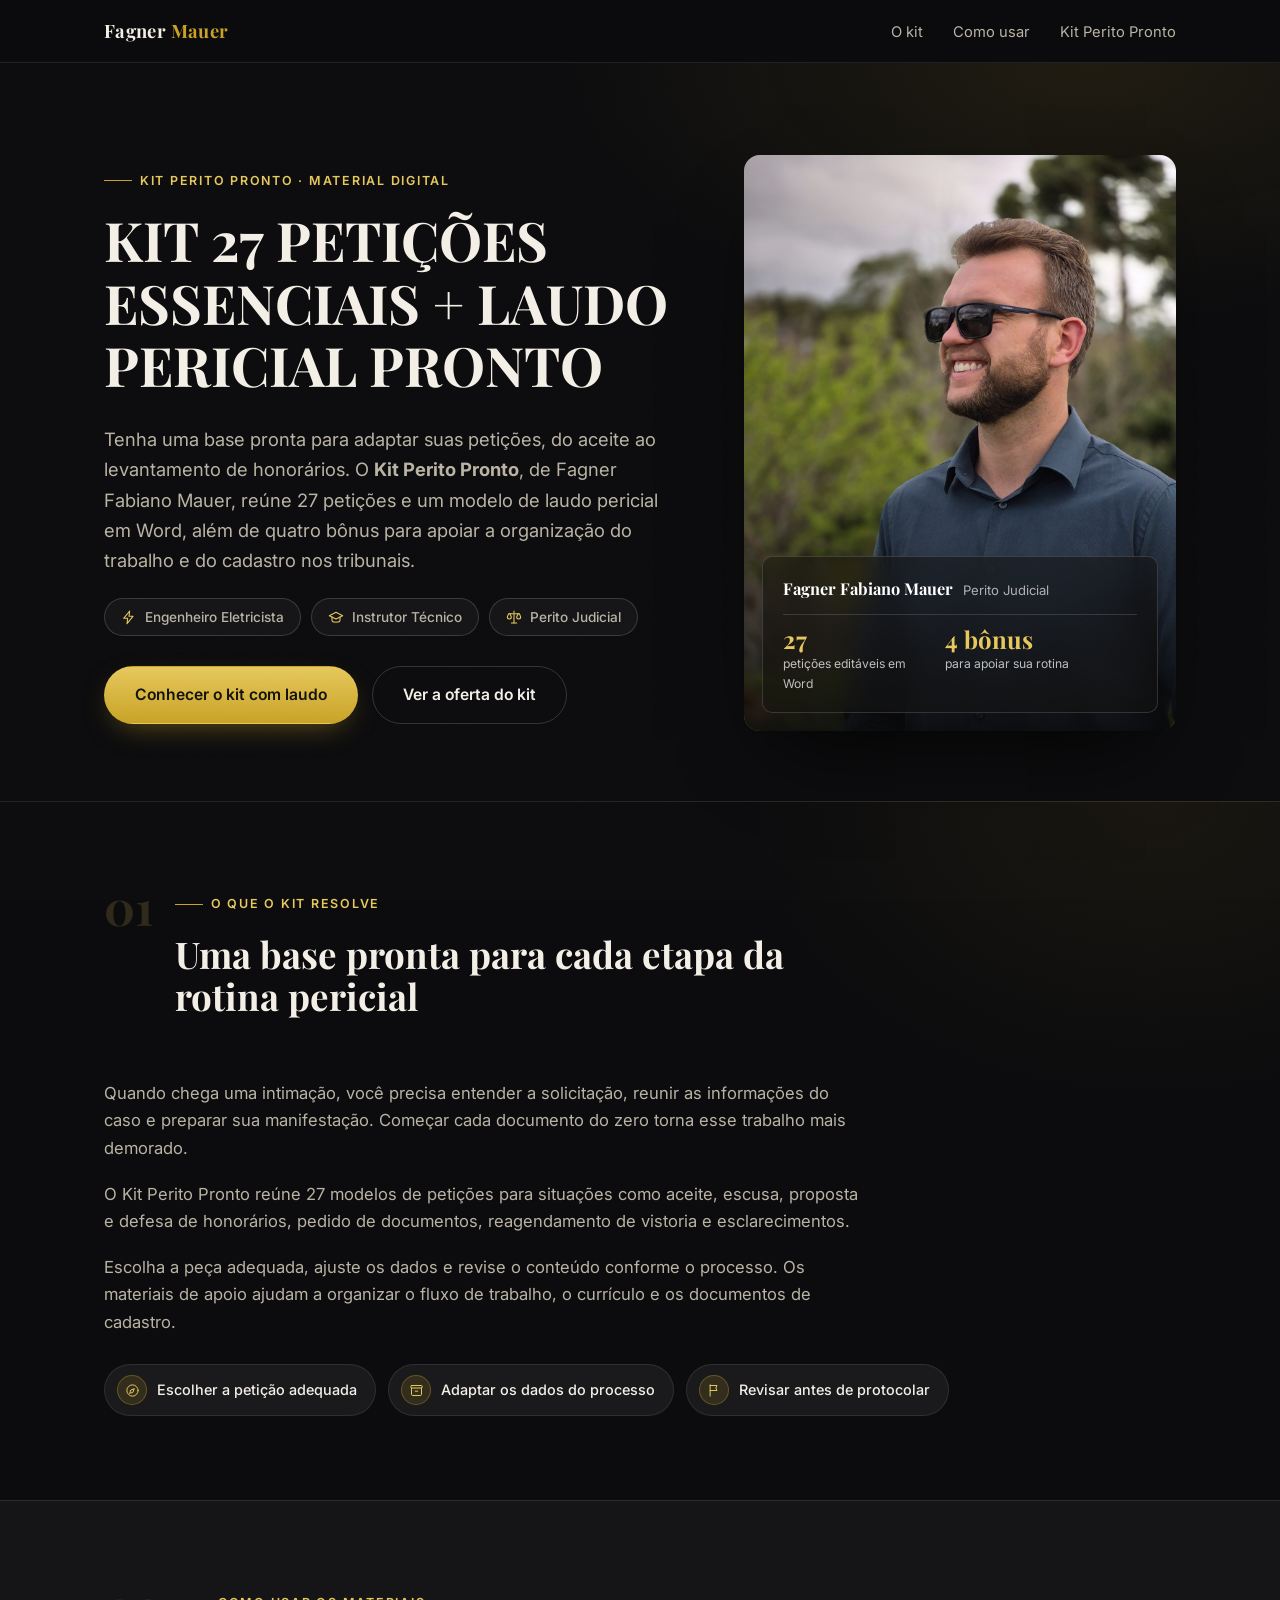
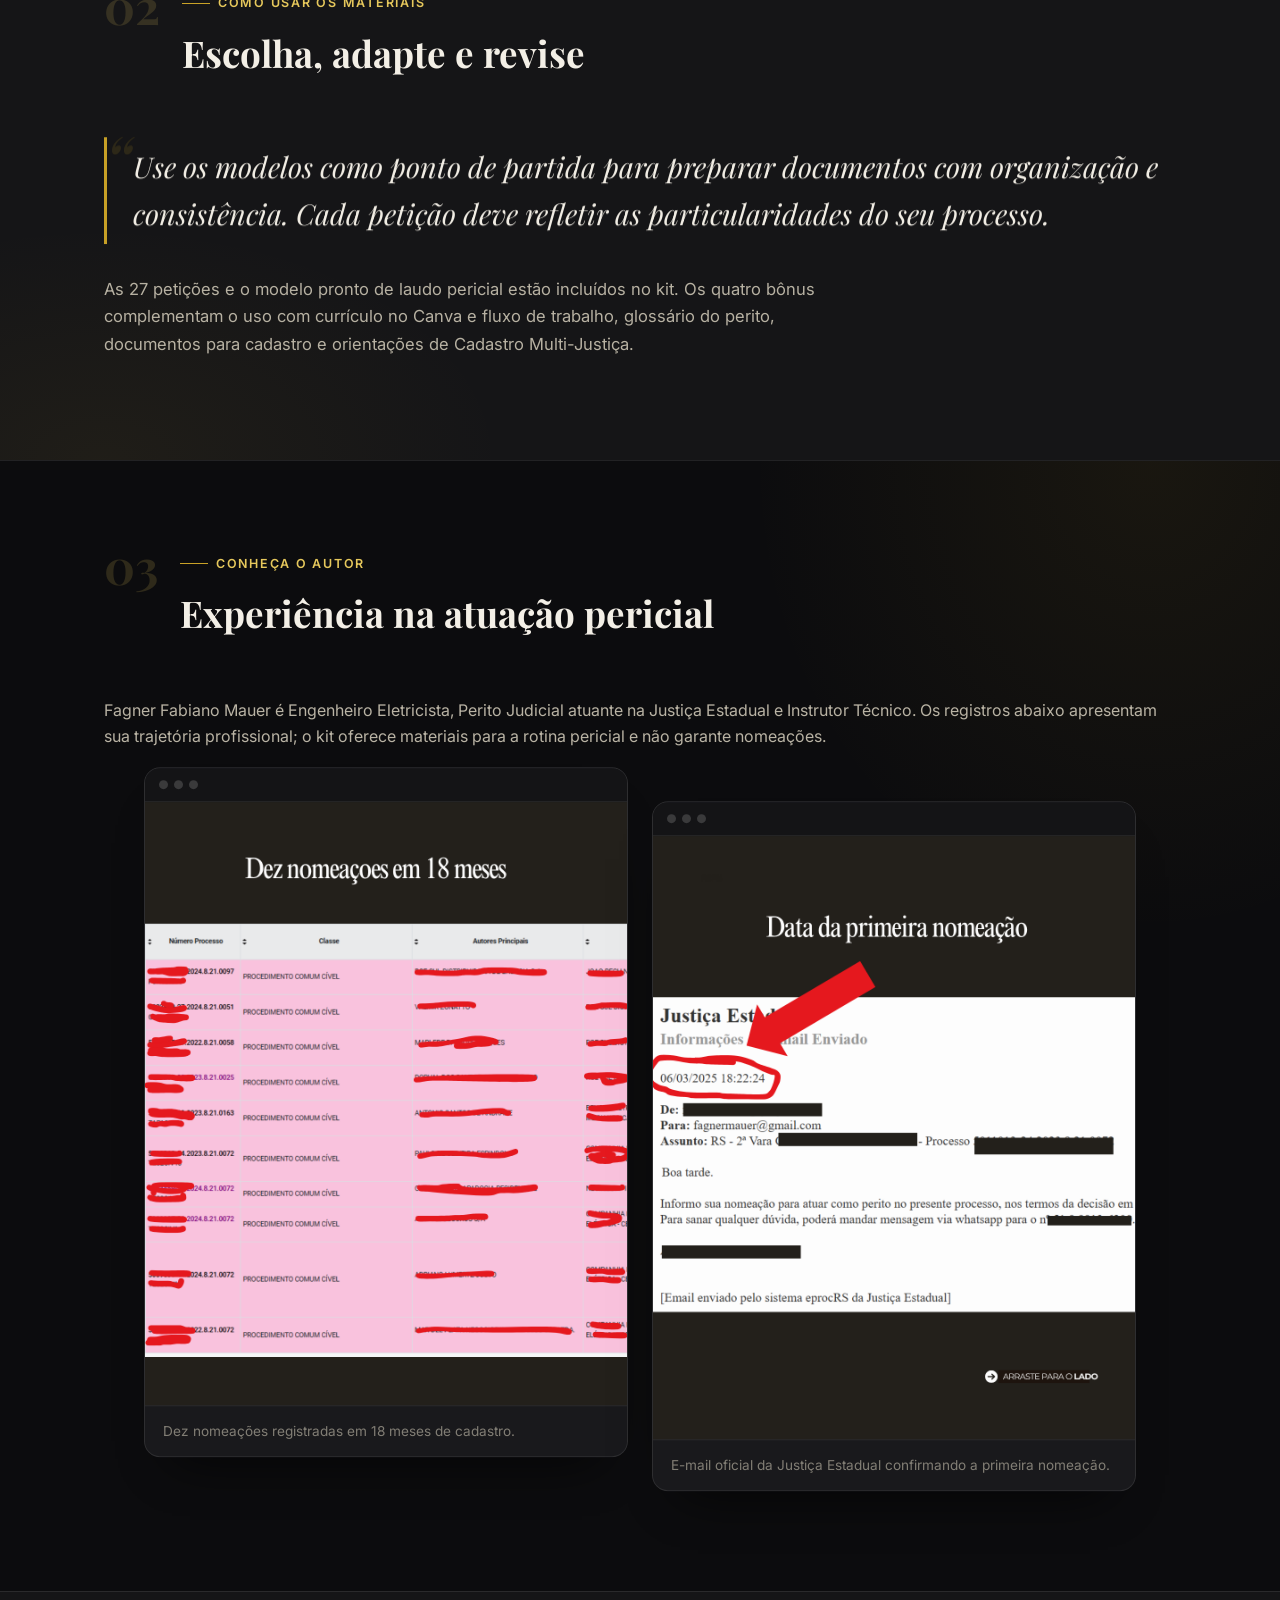
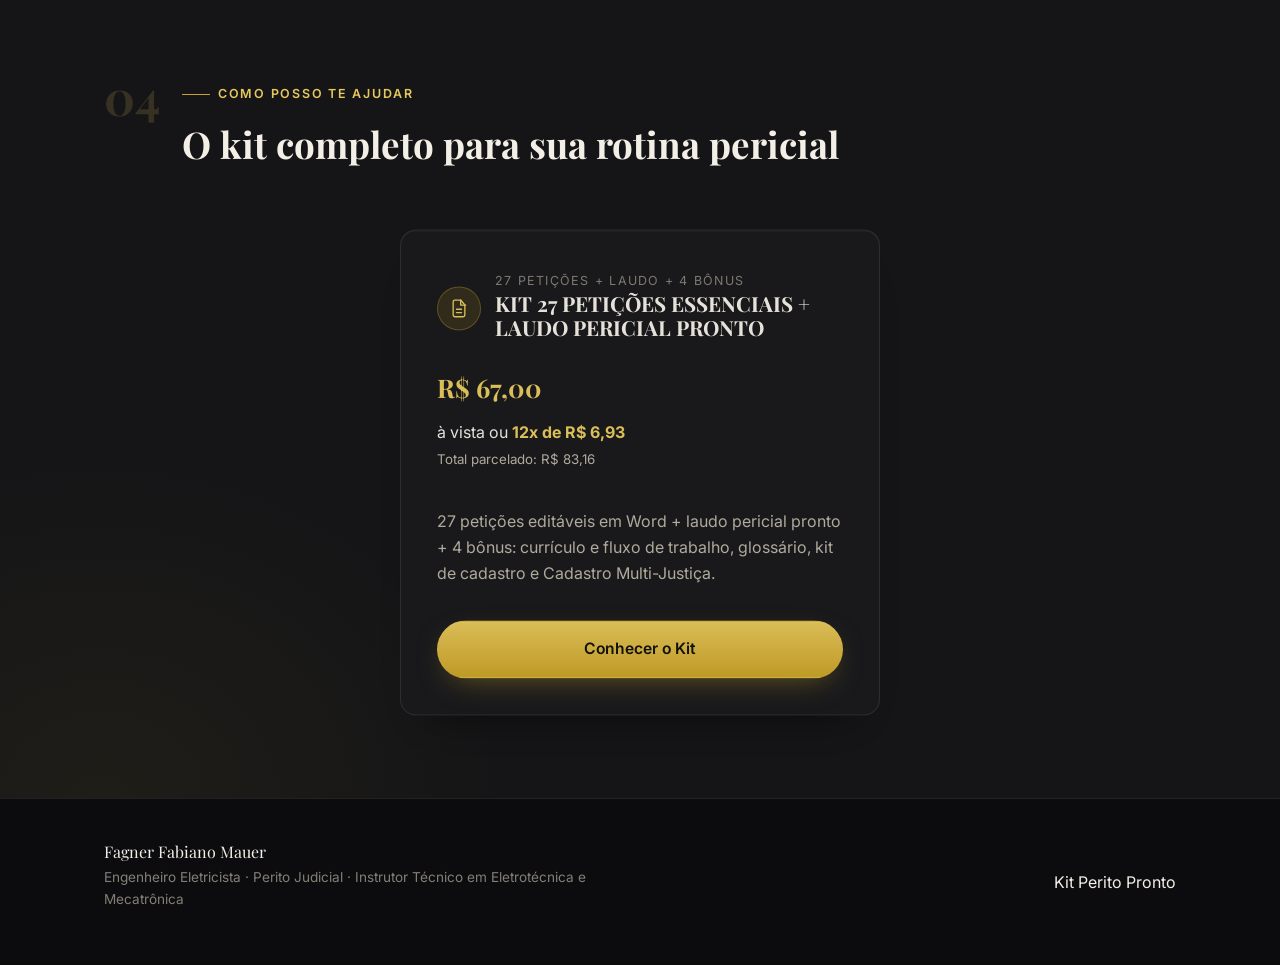
<file: index.html>
<!doctype html>
<html lang="pt-BR">
<head>
  <meta charset="UTF-8" />
  <meta name="viewport" content="width=device-width, initial-scale=1.0" />
  <title>Kit 27 Petições Essenciais + Laudo Pericial Pronto | Fagner Mauer</title>
  <meta name="description" content="Kit Perito Pronto de Fagner Mauer: 27 petições editáveis em Word, laudo pericial pronto, currículo no Canva, fluxo de trabalho, glossário e guias de cadastro para peritos judiciais. Por R$ 67,00." />
  <link rel="preconnect" href="https://fonts.googleapis.com" />
  <link rel="preconnect" href="https://fonts.gstatic.com" crossorigin />
  <link href="https://fonts.googleapis.com/css2?family=Playfair+Display:wght@600;700&family=Inter:wght@400;500;600;700&display=swap" rel="stylesheet" />
  <link rel="stylesheet" href="assets/css/style.css" />
</head>
<body>

  <nav class="nav">
    <div class="container nav-inner">
      <a href="index.html" class="brand">Fagner <span>Mauer</span></a>
      <ul class="nav-links">
        <li><a href="#historia">O kit</a></li>
        <li><a href="#filosofia">Como usar</a></li>
        <li><a href="#produtos">Kit Perito Pronto</a></li>
      </ul>
      <button class="nav-toggle" aria-label="Abrir menu" aria-expanded="false">☰</button>
    </div>
  </nav>

  <header class="hero">
    <div class="container hero-grid">
      <div class="hero-copy">
        <span class="eyebrow">Kit Perito Pronto · Material digital</span>
        <h1>KIT 27 PETIÇÕES ESSENCIAIS + LAUDO PERICIAL PRONTO</h1>
        <p class="lede">Tenha uma base pronta para adaptar suas petições, do aceite ao levantamento de honorários. O <strong>Kit Perito Pronto</strong>, de Fagner Fabiano Mauer, reúne 27 petições e um modelo de laudo pericial em Word, além de quatro bônus para apoiar a organização do trabalho e do cadastro nos tribunais.</p>
        <div class="credential-row">
          <span class="badge">
            <svg class="icon" viewBox="0 0 24 24"><path d="M13 3 4 14h6l-1 8 9-11h-6l1-8Z" /></svg>
            Engenheiro Eletricista
          </span>
          <span class="badge">
            <svg class="icon" viewBox="0 0 24 24"><path d="M22 10 12 5 2 10l10 5 10-5Z" /><path d="M6 12v5c0 1.7 2.7 3 6 3s6-1.3 6-3v-5" /></svg>
            Instrutor Técnico
          </span>
          <span class="badge">
            <svg class="icon" viewBox="0 0 24 24"><path d="M12 3v18" /><path d="M8 21h8" /><path d="M5 7h6M13 7h6" /><path d="M4 7 2 12a3 3 0 0 0 3 3 3 3 0 0 0 3-3L6 7Z" /><path d="M18 7l-2 5a3 3 0 0 0 3 3 3 3 0 0 0 3-3l-2-5Z" /></svg>
            Perito Judicial
          </span>
        </div>
        <div class="hero-actions">
          <a href="kit.html" class="btn btn-primary">Conhecer o kit com laudo</a>
          <a href="#produtos" class="btn btn-outline">Ver a oferta do kit</a>
        </div>
      </div>
      <div class="hero-media reveal">
        <img src="assets/img/fagner-2.jpg" alt="Fagner Fabiano Mauer, Engenheiro e Perito Judicial" loading="eager" width="1200" height="1600" />
        <div class="hero-float">
          <div class="panel-id">
            <strong>Fagner Fabiano Mauer</strong>
            <span>Perito Judicial</span>
          </div>
          <div class="float-stats">
            <div>
              <span class="num">27</span>
              <span class="desc">petições editáveis em Word</span>
            </div>
            <div>
              <span class="num">4 bônus</span>
              <span class="desc">para apoiar sua rotina</span>
            </div>
          </div>
        </div>
      </div>
    </div>
  </header>

  <section id="historia">
    <div class="container">
      <div class="section-head">
        <span class="sec-num">01</span>
        <div class="section-head-text">
          <span class="eyebrow">O que o kit resolve</span>
          <h2>Uma base pronta para cada etapa da rotina pericial</h2>
        </div>
      </div>
      <div class="prose prose-lg reveal">
        <p>Quando chega uma intimação, você precisa entender a solicitação, reunir as informações do caso e preparar sua manifestação. Começar cada documento do zero torna esse trabalho mais demorado.</p>
        <p>O Kit Perito Pronto reúne 27 modelos de petições para situações como aceite, escusa, proposta e defesa de honorários, pedido de documentos, reagendamento de vistoria e esclarecimentos.</p>
        <p>Escolha a peça adequada, ajuste os dados e revise o conteúdo conforme o processo. Os materiais de apoio ajudam a organizar o fluxo de trabalho, o currículo e os documentos de cadastro.</p>
      </div>
      <div class="chip-row reveal">
        <span class="chip">
          <span class="icon-circle">
            <svg class="icon" viewBox="0 0 24 24"><circle cx="12" cy="12" r="9" /><path d="m14.5 9.5-1.8 5.3-5.3 1.8 1.8-5.3 5.3-1.8Z" /></svg>
          </span>
          Escolher a petição adequada
        </span>
        <span class="chip">
          <span class="icon-circle">
            <svg class="icon" viewBox="0 0 24 24"><rect x="3" y="4" width="18" height="4" rx="1" /><path d="M4 8v10a2 2 0 0 0 2 2h12a2 2 0 0 0 2-2V8" /><path d="M10 13h4" /></svg>
          </span>
          Adaptar os dados do processo
        </span>
        <span class="chip">
          <span class="icon-circle">
            <svg class="icon" viewBox="0 0 24 24"><path d="M5 3v18" /><path d="M5 4h11l-2 4 2 4H5" /></svg>
          </span>
          Revisar antes de protocolar
        </span>
      </div>
    </div>
  </section>

  <section id="filosofia">
    <div class="container">
      <div class="section-head">
        <span class="sec-num">02</span>
        <div class="section-head-text">
          <span class="eyebrow">Como usar os materiais</span>
          <h2>Escolha, adapte e revise</h2>
        </div>
      </div>
      <blockquote class="pull-quote reveal">
        Use os modelos como ponto de partida para preparar documentos com organização e consistência. Cada petição deve refletir as particularidades do seu processo.
      </blockquote>
      <div class="prose prose-lg reveal">
        <p>As 27 petições e o modelo pronto de laudo pericial estão incluídos no kit. Os quatro bônus complementam o uso com currículo no Canva e fluxo de trabalho, glossário do perito, documentos para cadastro e orientações de Cadastro Multi-Justiça.</p>
      </div>
    </div>
  </section>

  <section id="prova">
    <div class="container">
      <div class="section-head">
        <span class="sec-num">03</span>
        <div class="section-head-text">
          <span class="eyebrow">Conheça o autor</span>
          <h2>Experiência na atuação pericial</h2>
        </div>
      </div>
      <p class="prose">Fagner Fabiano Mauer é Engenheiro Eletricista, Perito Judicial atuante na Justiça Estadual e Instrutor Técnico. Os registros abaixo apresentam sua trajetória profissional; o kit oferece materiais para a rotina pericial e não garante nomeações.</p>
      <figure class="proof-gallery reveal">
        <div class="proof-item">
          <div class="chrome-bar"><span></span><span></span><span></span></div>
          <img src="assets/img/proof/nomeacoes.png" alt="Tabela de processos judiciais com dez nomeações registradas em 18 meses" loading="lazy" />
          <figcaption>Dez nomeações registradas em 18 meses de cadastro.</figcaption>
        </div>
        <div class="proof-item">
          <div class="chrome-bar"><span></span><span></span><span></span></div>
          <img src="assets/img/proof/email-nomeacao.png" alt="E-mail do sistema eprocRS informando a data da primeira nomeação como perito" loading="lazy" />
          <figcaption>E-mail oficial da Justiça Estadual confirmando a primeira nomeação.</figcaption>
        </div>
      </figure>
    </div>
  </section>

  <section id="produtos">
    <div class="container">
      <div class="section-head">
        <span class="sec-num">04</span>
        <div class="section-head-text">
          <span class="eyebrow">Como posso te ajudar</span>
          <h2>O kit completo para sua rotina pericial</h2>
        </div>
      </div>
      <div class="grid" style="max-width: 480px; margin: 0 auto;">
        <div class="offer-card reveal">
          <div class="offer-head">
            <span class="icon-circle">
              <svg class="icon" viewBox="0 0 24 24"><path d="M14 2H7a2 2 0 0 0-2 2v16a2 2 0 0 0 2 2h10a2 2 0 0 0 2-2V8Z" /><path d="M14 2v6h6" /><path d="M9 13h6M9 17h6" /></svg>
            </span>
            <div>
              <span class="offer-tag">27 petições + laudo + 4 bônus</span>
              <h3>KIT 27 PETIÇÕES ESSENCIAIS + LAUDO PERICIAL PRONTO</h3>
            </div>
          </div>
          <span class="offer-price">R$ 67,00</span>
          <p style="margin: -4px 0 20px; color: var(--text); line-height: 1.6;">à vista ou <strong style="color: var(--gold-light);">12x de R$ 6,93</strong><br><small style="color: var(--text-muted);">Total parcelado: R$ 83,16</small></p>
          <p>
            27 petições editáveis em Word + laudo pericial pronto + 4 bônus: currículo e fluxo de trabalho, glossário, kit de cadastro e Cadastro Multi-Justiça.
          </p>
          <a href="kit.html" class="btn btn-primary btn-block">Conhecer o Kit</a>
        </div>
      </div>
    </div>
  </section>

  <footer>
    <div class="container">
      <div>
        <div class="foot-name">Fagner Fabiano Mauer</div>
        <p class="foot-cred">Engenheiro Eletricista · Perito Judicial · Instrutor Técnico em Eletrotécnica e Mecatrônica</p>
      </div>
      <div>
        <a href="kit.html">Kit Perito Pronto</a>
      </div>
    </div>
  </footer>

  <script src="assets/vendor/gsap.min.js"></script>
  <script src="assets/vendor/ScrollTrigger.min.js"></script>
  <script src="assets/js/main.js"></script>
</body>
</html>
</file>
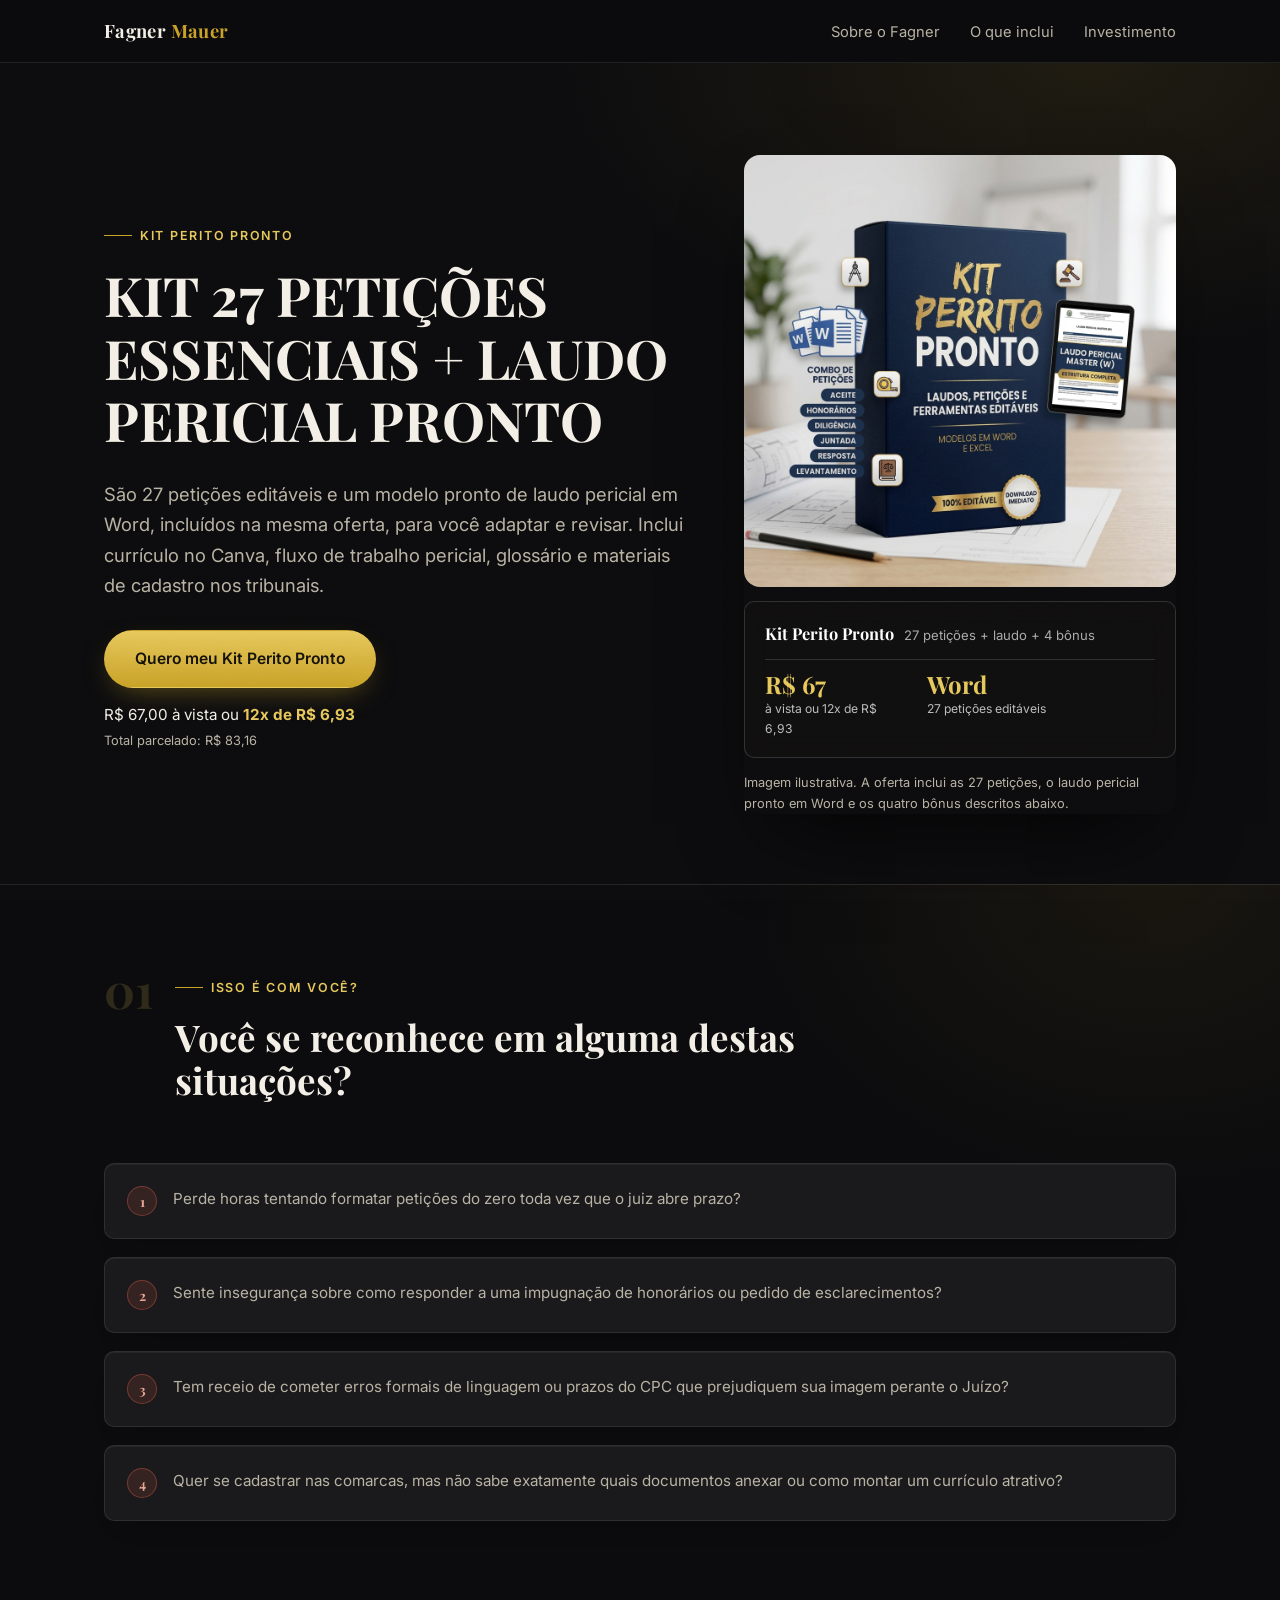
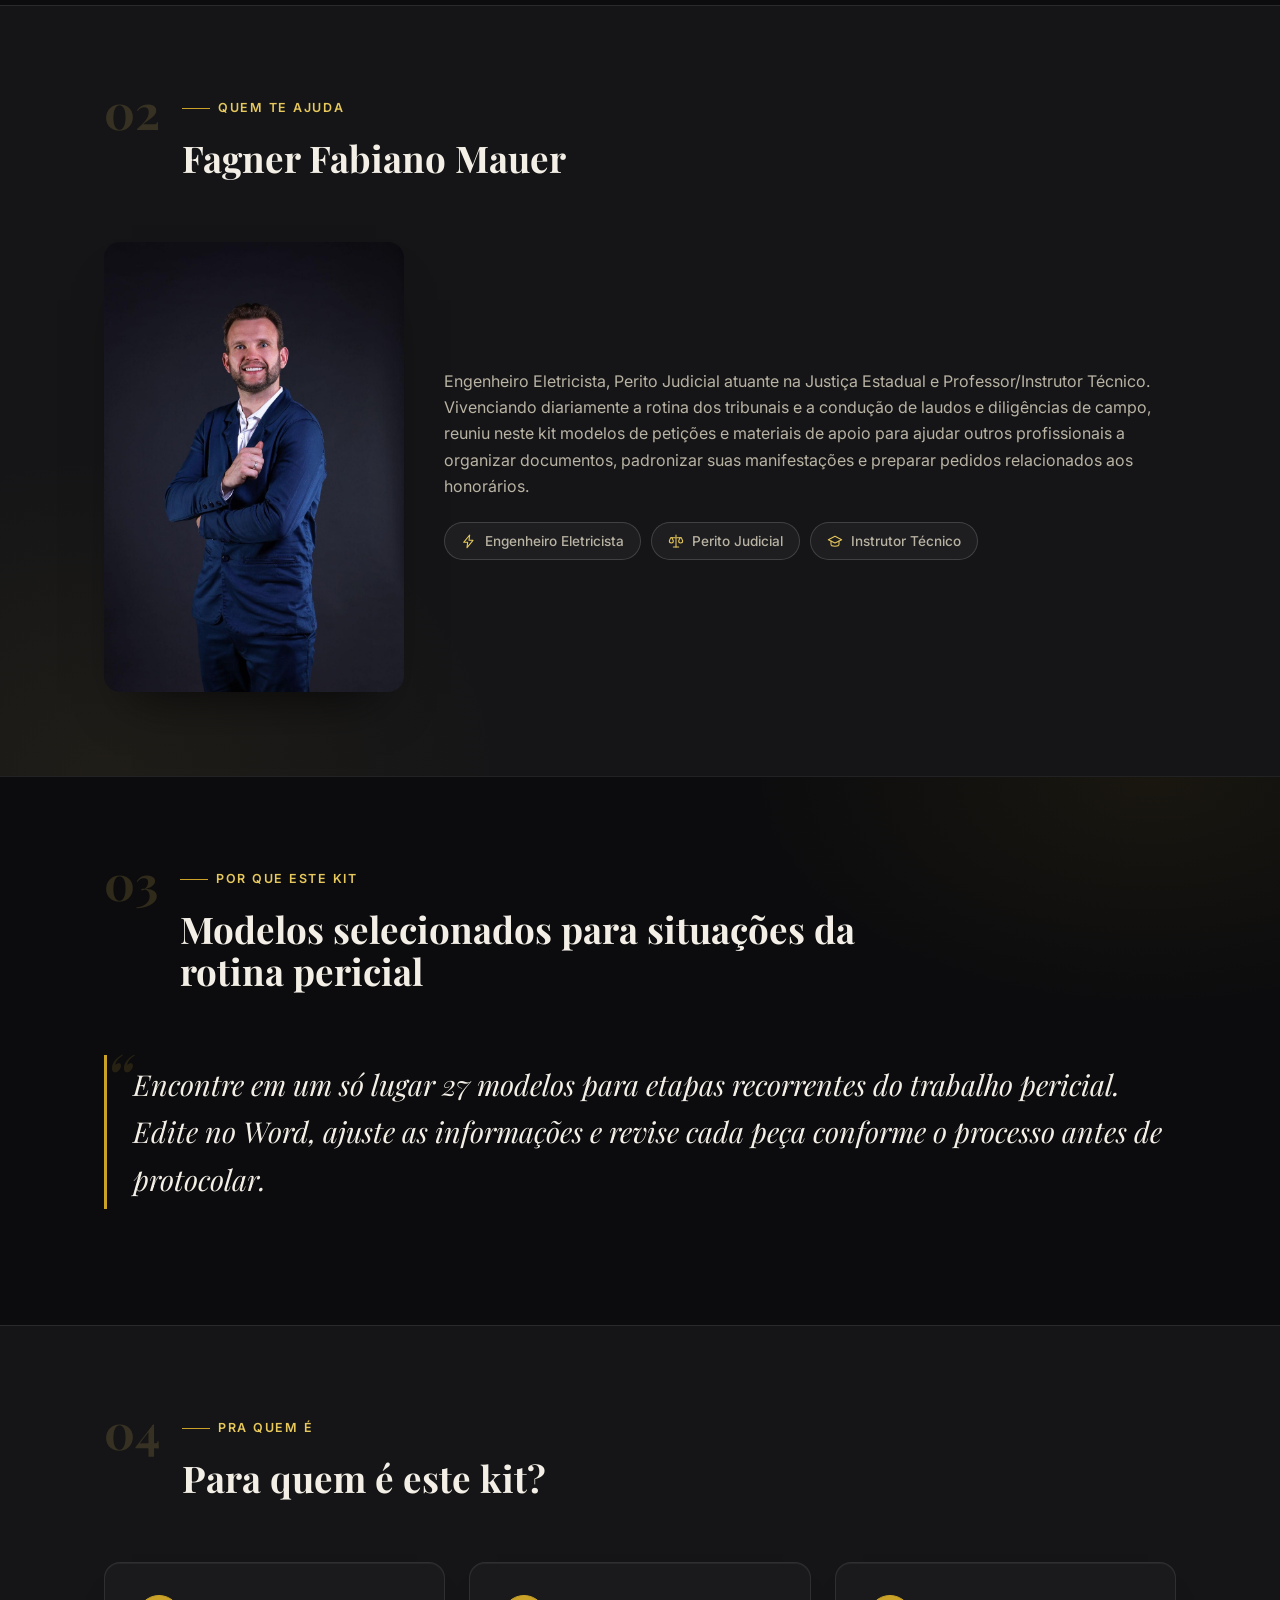
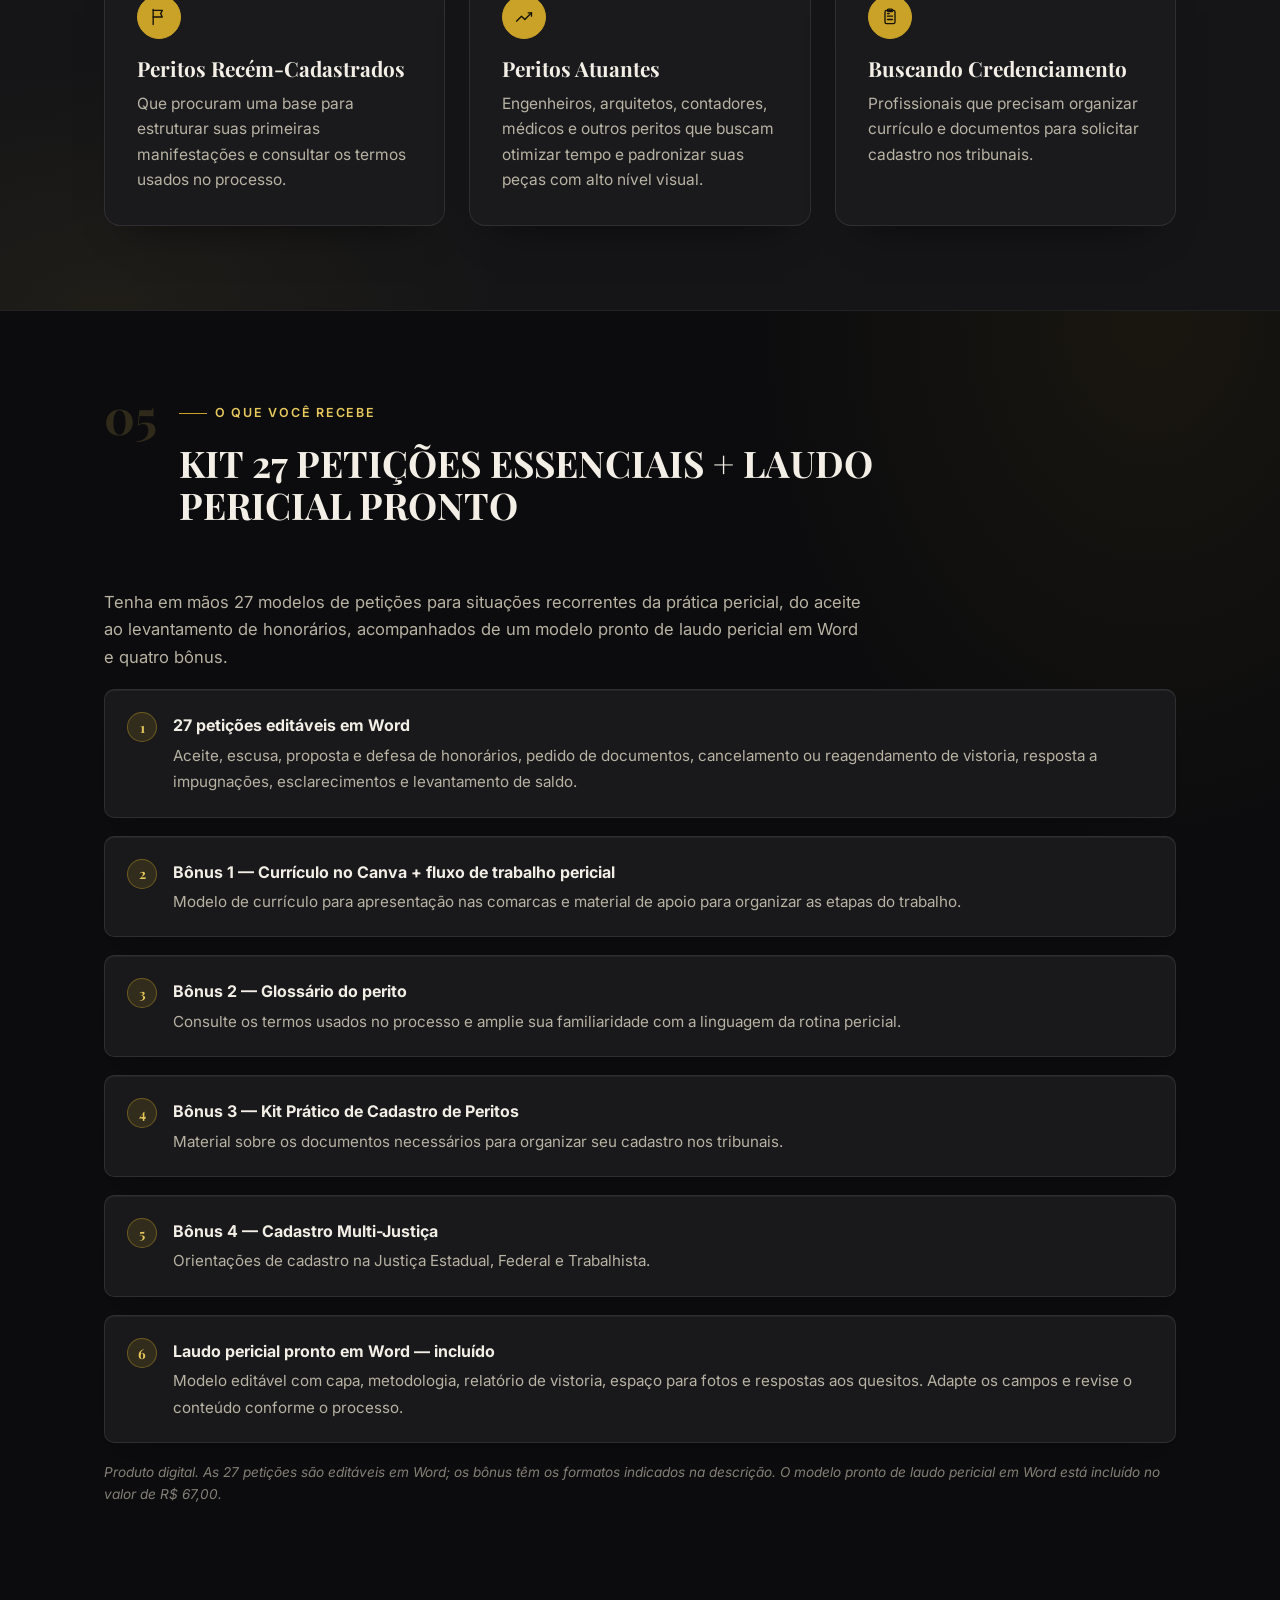
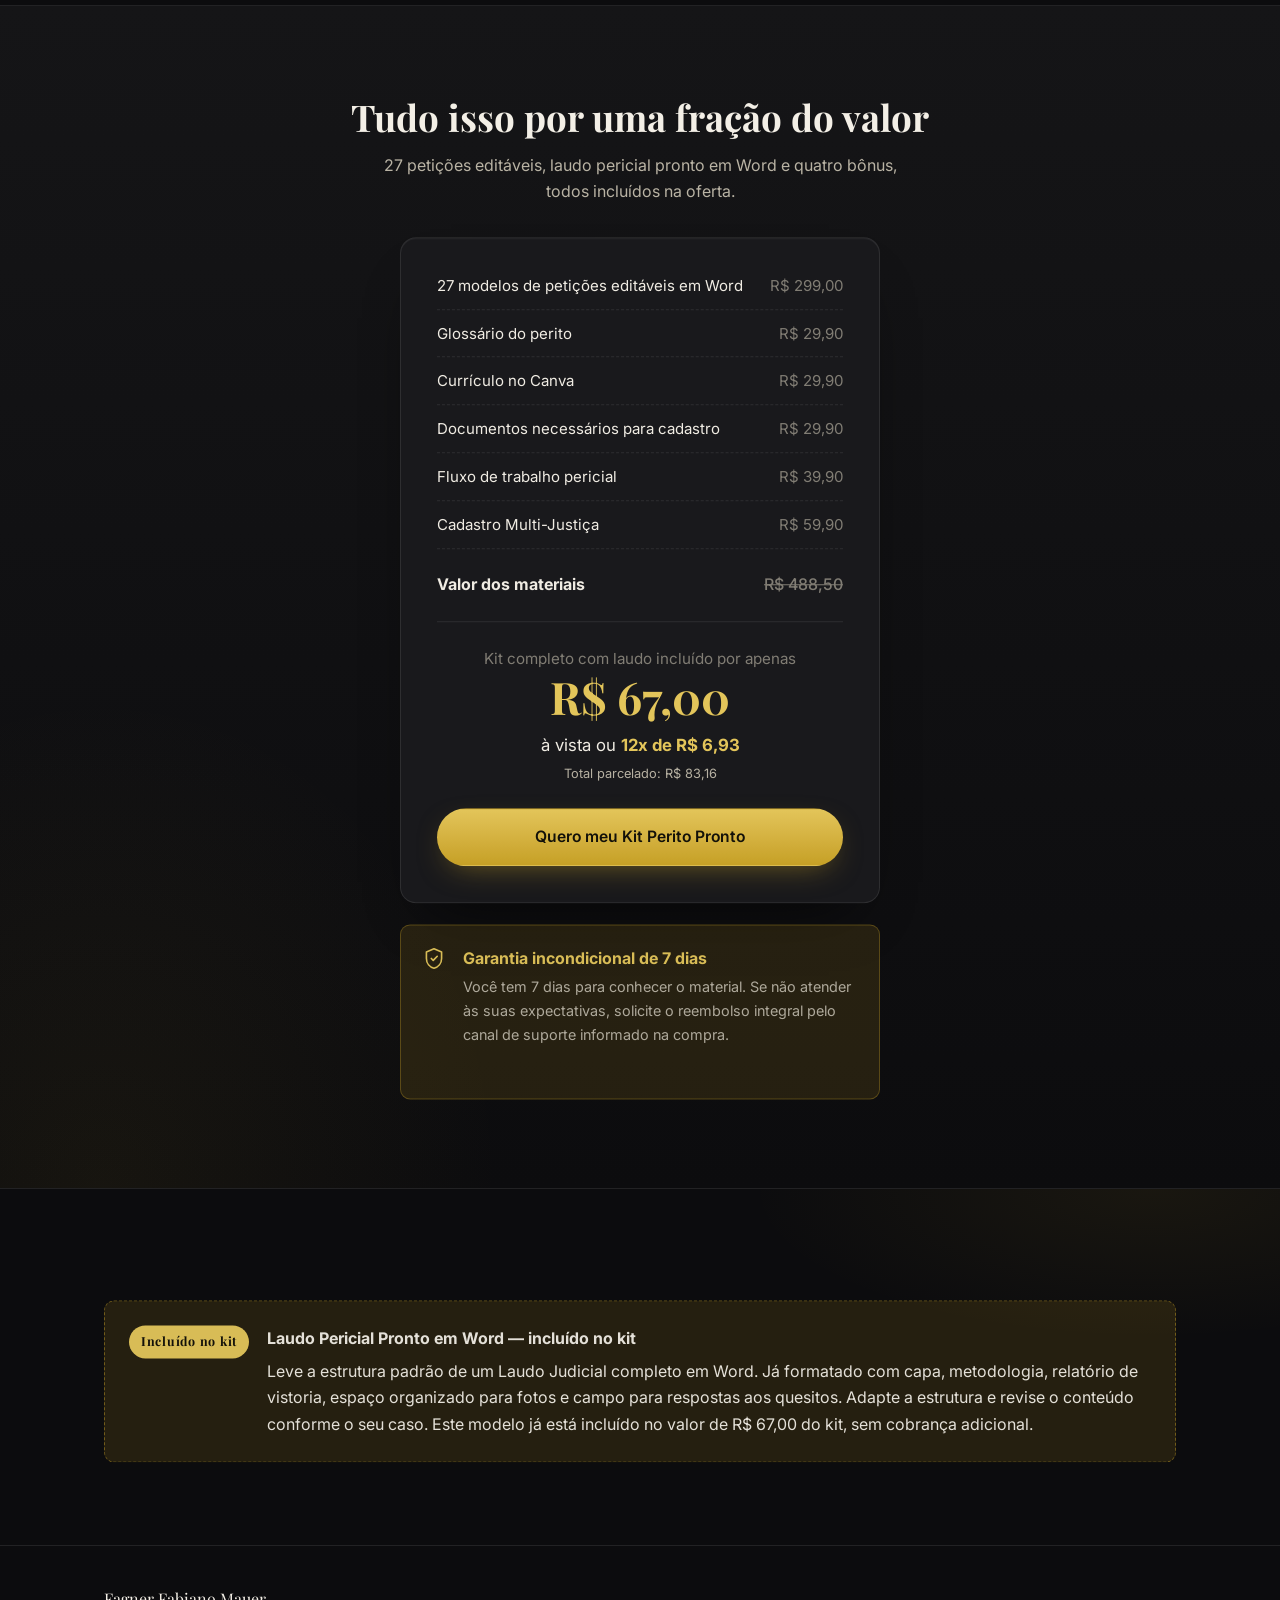
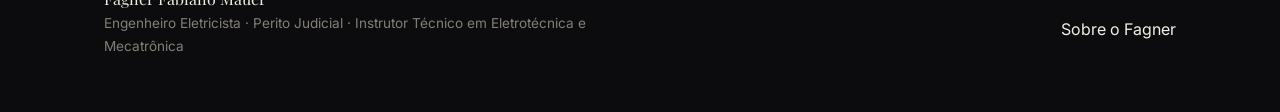
<file: kit.html>
<!doctype html>
<html lang="pt-BR">
<head>
  <meta charset="UTF-8" />
  <meta name="viewport" content="width=device-width, initial-scale=1.0" />
  <title>Kit 27 Petições Essenciais + Laudo Pericial Pronto | Fagner Mauer</title>
  <meta name="description" content="27 petições editáveis em Word, laudo pericial pronto, glossário prático e ferramentas de credenciamento. 27 modelos para adaptar às necessidades de cada processo, com quatro bônus de apoio à rotina pericial." />
  <link rel="preconnect" href="https://fonts.googleapis.com" />
  <link rel="preconnect" href="https://fonts.gstatic.com" crossorigin />
  <link href="https://fonts.googleapis.com/css2?family=Playfair+Display:wght@600;700&family=Inter:wght@400;500;600;700&display=swap" rel="stylesheet" />
  <link rel="stylesheet" href="assets/css/style.css" />
<style>
.kit-product-media { min-height:0; align-self:center; overflow:visible; }
.kit-product-media img { height:auto; aspect-ratio:1; object-fit:contain; border-radius:16px; }
.kit-product-media::after { display:none; }
.kit-product-media .hero-float { position:static; margin-top:14px; }
.kit-product-caption { margin:14px 0 0; font-size:.8rem; color:var(--text-muted); }
</style>
<style>
.kit-installments { display:block; margin-top:12px; color:var(--text); font-size:1.05rem; line-height:1.6; }
.kit-installments strong { color:var(--gold-light); }
.kit-installments-total { display:block; margin-top:4px; color:var(--text-muted); font-size:.8rem; }
.kit-installments-hero { flex-basis:100%; margin:0; color:var(--text); font-size:.95rem; }
.kit-installments-hero strong { color:var(--gold-light); }
.kit-installments-hero small { color:var(--text-muted); font-size:.8rem; }
</style>
</head>
<body>

  <nav class="nav">
    <div class="container nav-inner">
      <a href="index.html" class="brand">Fagner <span>Mauer</span></a>
      <ul class="nav-links">
        <li><a href="index.html">Sobre o Fagner</a></li>
        <li><a href="#recebe">O que inclui</a></li>
        <li><a href="#checkout">Investimento</a></li>
      </ul>
      <button class="nav-toggle" aria-label="Abrir menu" aria-expanded="false">☰</button>
    </div>
  </nav>

  <header class="hero">
    <div class="container hero-grid">
      <div class="hero-copy">
        <span class="eyebrow">Kit Perito Pronto</span>
        <h1>KIT 27 PETIÇÕES ESSENCIAIS + LAUDO PERICIAL PRONTO</h1>
        <p class="lede">
          São 27 petições editáveis e um modelo pronto de laudo pericial em Word, incluídos na mesma oferta, para você adaptar e revisar. Inclui currículo no Canva, fluxo de trabalho pericial, glossário e materiais de cadastro nos tribunais.
        </p>
        <div class="hero-actions">
          <a href="https://sun.eduzz.com/797Z72R80E" class="btn btn-primary">Quero meu Kit Perito Pronto</a>
          <p class="kit-installments-hero">R$ 67,00 à vista ou <strong>12x de R$ 6,93</strong><br><small>Total parcelado: R$ 83,16</small></p>
        </div>
      </div>
      <div class="hero-media kit-product-media reveal">
        <img src="assets/img/kit-produto.jpg" alt="Representação ilustrativa do Kit Perito Pronto; os itens incluídos estão descritos na página" loading="eager" width="1024" height="1024" />
        <div class="hero-float">
          <div class="panel-id">
            <strong>Kit Perito Pronto</strong>
            <span>27 petições + laudo + 4 bônus</span>
          </div>
          <div class="float-stats">
            <div>
              <span class="num">R$ 67</span>
              <span class="desc">à vista ou 12x de R$ 6,93</span>
            </div>
            <div>
              <span class="num">Word</span>
              <span class="desc">27 petições editáveis</span>
            </div>
          </div>
        </div>
        <p class="kit-product-caption">Imagem ilustrativa. A oferta inclui as 27 petições, o laudo pericial pronto em Word e os quatro bônus descritos abaixo.</p>
      </div>
    </div>
  </header>

  <section id="dor">
    <div class="container">
      <div class="section-head">
        <span class="sec-num">01</span>
        <div class="section-head-text">
          <span class="eyebrow">Isso é com você?</span>
          <h2>Você se reconhece em alguma destas situações?</h2>
        </div>
      </div>
      <ul class="check-list is-problem reveal">
        <li>
          <span class="mark">1</span>
          <span>Perde horas tentando formatar petições do zero toda vez que o juiz abre prazo?</span>
        </li>
        <li>
          <span class="mark">2</span>
          <span>Sente insegurança sobre como responder a uma impugnação de honorários ou pedido de esclarecimentos?</span>
        </li>
        <li>
          <span class="mark">3</span>
          <span>Tem receio de cometer erros formais de linguagem ou prazos do CPC que prejudiquem sua imagem perante o Juízo?</span>
        </li>
        <li>
          <span class="mark">4</span>
          <span>Quer se cadastrar nas comarcas, mas não sabe exatamente quais documentos anexar ou como montar um currículo atrativo?</span>
        </li>
      </ul>
    </div>
  </section>

  <section id="autoridade">
    <div class="container">
      <div class="section-head">
        <span class="sec-num">02</span>
        <div class="section-head-text">
          <span class="eyebrow">Quem te ajuda</span>
          <h2>Fagner Fabiano Mauer</h2>
        </div>
      </div>
      <div class="author-block reveal">
        <div class="author-photo">
          <img src="assets/img/fagner-terno.jpg" alt="Fagner Fabiano Mauer" loading="lazy" width="933" height="1400" />
        </div>
        <div class="author-copy">
          <p class="prose">
            Engenheiro Eletricista, Perito Judicial atuante na Justiça Estadual e Professor/Instrutor Técnico.
            Vivenciando diariamente a rotina dos tribunais e a condução de laudos e diligências de campo,
            reuniu neste kit modelos de petições e materiais de apoio para ajudar outros profissionais a organizar documentos, padronizar suas manifestações e preparar pedidos relacionados aos honorários.
          </p>
          <div class="credential-row">
            <span class="badge">
              <svg class="icon" viewBox="0 0 24 24"><path d="M13 3 4 14h6l-1 8 9-11h-6l1-8Z" /></svg>
              Engenheiro Eletricista
            </span>
            <span class="badge">
              <svg class="icon" viewBox="0 0 24 24"><path d="M12 3v18" /><path d="M8 21h8" /><path d="M5 7h6M13 7h6" /><path d="M4 7 2 12a3 3 0 0 0 3 3 3 3 0 0 0 3-3L6 7Z" /><path d="M18 7l-2 5a3 3 0 0 0 3 3 3 3 0 0 0 3-3l-2-5Z" /></svg>
              Perito Judicial
            </span>
            <span class="badge">
              <svg class="icon" viewBox="0 0 24 24"><path d="M22 10 12 5 2 10l10 5 10-5Z" /><path d="M6 12v5c0 1.7 2.7 3 6 3s6-1.3 6-3v-5" /></svg>
              Instrutor Técnico
            </span>
          </div>
        </div>
      </div>
    </div>
  </section>

  <section id="unico">
    <div class="container">
      <div class="section-head">
        <span class="sec-num">03</span>
        <div class="section-head-text">
          <span class="eyebrow">Por que este kit</span>
          <h2>Modelos selecionados para situações da rotina pericial</h2>
        </div>
      </div>
      <blockquote class="pull-quote reveal">
        Encontre em um só lugar 27 modelos para etapas recorrentes do trabalho pericial. Edite no Word, ajuste as informações e revise cada peça conforme o processo antes de protocolar.
      </blockquote>
    </div>
  </section>

  <section id="publico">
    <div class="container">
      <div class="section-head">
        <span class="sec-num">04</span>
        <div class="section-head-text">
          <span class="eyebrow">Pra quem é</span>
          <h2>Para quem é este kit?</h2>
        </div>
      </div>
      <div class="grid grid-3">
        <div class="card reveal">
          <div class="pillar-badge">
            <span class="icon-circle">
              <svg class="icon" viewBox="0 0 24 24"><path d="M5 3v18" /><path d="M5 4h11l-2 4 2 4H5" /></svg>
            </span>
          </div>
          <h3>Peritos Recém-Cadastrados</h3>
          <p>Que procuram uma base para estruturar suas primeiras manifestações e consultar os termos usados no processo.</p>
        </div>
        <div class="card reveal">
          <div class="pillar-badge">
            <span class="icon-circle">
              <svg class="icon" viewBox="0 0 24 24"><path d="m3 17 6-6 4 4 8-8" /><path d="M17 7h4v4" /></svg>
            </span>
          </div>
          <h3>Peritos Atuantes</h3>
          <p>Engenheiros, arquitetos, contadores, médicos e outros peritos que buscam otimizar tempo e padronizar suas peças com alto nível visual.</p>
        </div>
        <div class="card reveal">
          <div class="pillar-badge">
            <span class="icon-circle">
              <svg class="icon" viewBox="0 0 24 24"><rect x="6" y="4" width="12" height="16" rx="2" /><rect x="9" y="2.5" width="6" height="3" rx="1" /><path d="M9 11h6M9 15h6M9 8h2" /></svg>
            </span>
          </div>
          <h3>Buscando Credenciamento</h3>
          <p>Profissionais que precisam organizar currículo e documentos para solicitar cadastro nos tribunais.</p>
        </div>
      </div>
    </div>
  </section>

  <section id="recebe">
    <div class="container">
      <div class="section-head">
        <span class="sec-num">05</span>
        <div class="section-head-text">
          <span class="eyebrow">O que você recebe</span>
          <h2>KIT 27 PETIÇÕES ESSENCIAIS + LAUDO PERICIAL PRONTO</h2>
        </div>
      </div>
      <div class="prose prose-lg reveal">
        <p>
          Tenha em mãos 27 modelos de petições para situações recorrentes da prática pericial, do aceite ao levantamento de honorários, acompanhados de um modelo pronto de laudo pericial em Word e quatro bônus.
        </p>
      </div>
      <ul class="check-list reveal">
        <li><span class="mark">1</span><div><strong>27 petições editáveis em Word</strong><span>Aceite, escusa, proposta e defesa de honorários, pedido de documentos, cancelamento ou reagendamento de vistoria, resposta a impugnações, esclarecimentos e levantamento de saldo.</span></div></li>
        <li><span class="mark">2</span><div><strong>Bônus 1 — Currículo no Canva + fluxo de trabalho pericial</strong><span>Modelo de currículo para apresentação nas comarcas e material de apoio para organizar as etapas do trabalho.</span></div></li>
        <li><span class="mark">3</span><div><strong>Bônus 2 — Glossário do perito</strong><span>Consulte os termos usados no processo e amplie sua familiaridade com a linguagem da rotina pericial.</span></div></li>
        <li><span class="mark">4</span><div><strong>Bônus 3 — Kit Prático de Cadastro de Peritos</strong><span>Material sobre os documentos necessários para organizar seu cadastro nos tribunais.</span></div></li>
        <li><span class="mark">5</span><div><strong>Bônus 4 — Cadastro Multi-Justiça</strong><span>Orientações de cadastro na Justiça Estadual, Federal e Trabalhista.</span></div></li>
        <li><span class="mark">6</span><div><strong>Laudo pericial pronto em Word — incluído</strong><span>Modelo editável com capa, metodologia, relatório de vistoria, espaço para fotos e respostas aos quesitos. Adapte os campos e revise o conteúdo conforme o processo.</span></div></li>
      </ul>
      <p class="fine-print">Produto digital. As 27 petições são editáveis em Word; os bônus têm os formatos indicados na descrição. O modelo pronto de laudo pericial em Word está incluído no valor de R$ 67,00.</p>
    </div>
  </section>

  <section id="checkout" class="cta-band">
    <div class="container">
      <h2>Tudo isso por uma fração do valor</h2>
      <p>27 petições editáveis, laudo pericial pronto em Word e quatro bônus, todos incluídos na oferta.</p>
      <div class="price-stack reveal">
        <ul>
          <li><span>27 modelos de petições editáveis em Word</span><span>R$ 299,00</span></li>
          <li><span>Glossário do perito</span><span>R$ 29,90</span></li>
          <li><span>Currículo no Canva</span><span>R$ 29,90</span></li>
          <li><span>Documentos necessários para cadastro</span><span>R$ 29,90</span></li>
          <li><span>Fluxo de trabalho pericial</span><span>R$ 39,90</span></li>
          <li><span>Cadastro Multi-Justiça</span><span>R$ 59,90</span></li>
        </ul>
        <div class="stack-total">
          <span>Valor dos materiais</span>
          <span>R$ 488,50</span>
        </div>
        <div class="final-price">
          <span class="was">Kit completo com laudo incluído por apenas</span>
          <span class="now">R$ 67,00</span>
          <span class="kit-installments">à vista ou <strong>12x de R$ 6,93</strong></span>
          <span class="kit-installments-total">Total parcelado: R$ 83,16</span>
        </div>
        <a href="https://sun.eduzz.com/797Z72R80E" class="btn btn-primary btn-block">Quero meu Kit Perito Pronto</a>
      </div>
      <div class="guarantee reveal">
        <svg class="icon icon-lg" viewBox="0 0 24 24" style="color: var(--gold-light); flex: none;"><path d="M12 3 5 6v6c0 4.5 3 8 7 9 4-1 7-4.5 7-9V6Z" /><path d="m9.5 12 1.8 1.8L15 10" /></svg>
        <div>
          <strong>Garantia incondicional de 7 dias</strong>
          <p>Você tem 7 dias para conhecer o material. Se não atender às suas expectativas, solicite o reembolso integral pelo canal de suporte informado na compra.</p>
        </div>
      </div>
    </div>
  </section>

  <section id="bump">
    <div class="container">
      <div class="bump reveal">
        <span class="bump-tag">Incluído no kit</span>
        <div>
          <strong>Laudo Pericial Pronto em Word — incluído no kit</strong>
          <p>
            Leve a estrutura padrão de um Laudo Judicial completo em Word. Já formatado com capa, metodologia,
            relatório de vistoria, espaço organizado para fotos e campo para respostas aos quesitos. Adapte a estrutura e revise o conteúdo conforme o seu caso. Este modelo já está incluído no valor de R$ 67,00 do kit, sem cobrança adicional.
          </p>
        </div>
      </div>
    </div>
  </section>

  <footer>
    <div class="container">
      <div>
        <div class="foot-name">Fagner Fabiano Mauer</div>
        <p class="foot-cred">Engenheiro Eletricista · Perito Judicial · Instrutor Técnico em Eletrotécnica e Mecatrônica</p>
      </div>
      <div>
        <a href="index.html">Sobre o Fagner</a>
      </div>
    </div>
  </footer>

  <script src="assets/vendor/gsap.min.js"></script>
  <script src="assets/vendor/ScrollTrigger.min.js"></script>
  <script src="assets/js/main.js"></script>
</body>
</html>
</file>
<file: assets/css/style.css>
/* ===========================================================
   Fagner Mauer — Perito Judicial
   Funil: index (carta) -> kit
   =========================================================== */

:root {
  --bg: #0c0c0e;
  --bg-alt: #151517;
  --bg-card: #1a1a1d;
  --border: rgba(255, 255, 255, 0.09);
  --border-strong: rgba(255, 255, 255, 0.16);

  --gold: #c9a227;
  --gold-light: #e6c85c;
  --gold-dim: rgba(201, 162, 39, 0.14);

  --text: #f3efe6;
  --text-muted: #b9b3a4;
  --text-faint: #837f76;

  --serif: "Playfair Display", "Times New Roman", Georgia, serif;
  --sans: "Inter", -apple-system, BlinkMacSystemFont, "Segoe UI", sans-serif;

  --container: 1120px;
  --radius: 10px;
  --radius-lg: 16px;
}

* {
  box-sizing: border-box;
}

html {
  scroll-behavior: smooth;
}

body {
  margin: 0;
  background: var(--bg);
  color: var(--text);
  font-family: var(--sans);
  font-size: 16px;
  line-height: 1.65;
  -webkit-font-smoothing: antialiased;
  position: relative;
}

/* Textura sutil de grão — tira a chapadez do preto sólido, quase imperceptível. */
body::before {
  content: "";
  position: fixed;
  inset: 0;
  z-index: 1;
  pointer-events: none;
  opacity: 0.035;
  mix-blend-mode: overlay;
  background-image: url("data:image/svg+xml,%3Csvg xmlns='http://www.w3.org/2000/svg' width='180' height='180'%3E%3Cfilter id='n'%3E%3CfeTurbulence type='fractalNoise' baseFrequency='0.9' numOctaves='2' stitchTiles='stitch'/%3E%3C/filter%3E%3Crect width='100%25' height='100%25' filter='url(%23n)'/%3E%3C/svg%3E");
}

/* Glow ambiente alternado por seção — evita a parede preta plana entre blocos. */
section {
  position: relative;
  overflow: hidden;
}

section::before {
  content: "";
  position: absolute;
  inset: 0;
  z-index: 0;
  pointer-events: none;
  background: radial-gradient(45% 60% at 90% 0%, rgba(201, 162, 39, 0.07), transparent 70%);
}

section:nth-of-type(even)::before {
  background: radial-gradient(45% 60% at 8% 100%, rgba(201, 162, 39, 0.06), transparent 70%);
}

section > .container {
  position: relative;
  z-index: 1;
}

img {
  max-width: 100%;
  display: block;
}

a {
  color: inherit;
  text-decoration: none;
}

h1, h2, h3, h4 {
  font-family: var(--serif);
  font-weight: 700;
  line-height: 1.15;
  margin: 0 0 0.5em;
  color: var(--text);
}

h1 { font-size: clamp(2.1rem, 5vw, 3.4rem); }
h2 { font-size: clamp(1.6rem, 3.4vw, 2.3rem); }
h3 { font-size: 1.3rem; }

p {
  margin: 0 0 1.1em;
  color: var(--text-muted);
}

.container {
  width: 100%;
  max-width: var(--container);
  margin: 0 auto;
  padding: 0 24px;
}

.eyebrow {
  display: inline-flex;
  align-items: center;
  gap: 8px;
  font-size: 0.78rem;
  letter-spacing: 0.14em;
  text-transform: uppercase;
  color: var(--gold-light);
  font-weight: 600;
  margin-bottom: 18px;
}

.eyebrow::before {
  content: "";
  width: 28px;
  height: 1px;
  background: var(--gold);
}

/* ---------- Icons ---------- */
.icon {
  width: 20px;
  height: 20px;
  flex: none;
  stroke: currentColor;
  fill: none;
  stroke-width: 1.6;
  stroke-linecap: round;
  stroke-linejoin: round;
}

.icon-lg {
  width: 26px;
  height: 26px;
  stroke-width: 1.5;
}

.icon-circle {
  flex: none;
  width: 44px;
  height: 44px;
  border-radius: 50%;
  background: var(--gold-dim);
  border: 1px solid rgba(201, 162, 39, 0.35);
  color: var(--gold-light);
  display: flex;
  align-items: center;
  justify-content: center;
}

/* ---------- Nav ---------- */
.nav {
  position: sticky;
  top: 0;
  z-index: 50;
  background: rgba(12, 12, 14, 0.85);
  backdrop-filter: blur(10px);
  border-bottom: 1px solid var(--border);
}

.nav-inner {
  display: flex;
  align-items: center;
  justify-content: space-between;
  padding: 16px 24px;
}

.brand {
  font-family: var(--serif);
  font-size: 1.15rem;
  font-weight: 700;
  letter-spacing: 0.02em;
  color: var(--text);
}

.brand span {
  color: var(--gold);
}

.nav-links {
  display: flex;
  align-items: center;
  gap: 30px;
  list-style: none;
  margin: 0;
  padding: 0;
}

.nav-links a {
  font-size: 0.92rem;
  color: var(--text-muted);
  transition: color 0.2s ease;
}

.nav-links a:hover {
  color: var(--gold-light);
}

.nav-toggle {
  display: none;
  background: none;
  border: 1px solid var(--border-strong);
  border-radius: 8px;
  width: 40px;
  height: 40px;
  color: var(--text);
  font-size: 1.1rem;
  cursor: pointer;
}

/* ---------- Buttons ---------- */
.btn {
  display: inline-flex;
  align-items: center;
  justify-content: center;
  gap: 8px;
  padding: 15px 30px;
  border-radius: 999px;
  font-weight: 600;
  font-size: 0.98rem;
  border: 1px solid transparent;
  cursor: pointer;
  transition: transform 0.18s ease, box-shadow 0.18s ease, background 0.18s ease, border-color 0.18s ease;
}

.btn-primary {
  background: linear-gradient(180deg, var(--gold-light), var(--gold));
  color: #14120a;
  box-shadow: 0 10px 30px -12px rgba(201, 162, 39, 0.55);
}

.btn-primary:hover {
  transform: translateY(-2px);
  box-shadow: 0 14px 34px -10px rgba(201, 162, 39, 0.7);
}

.btn-outline {
  background: transparent;
  color: var(--text);
  border-color: var(--border-strong);
}

.btn-outline:hover {
  border-color: var(--gold);
  color: var(--gold-light);
}

.btn-block { width: 100%; }

/* ---------- Hero ---------- */
.hero {
  padding: 92px 0 70px;
  border-bottom: 1px solid var(--border);
  background:
    radial-gradient(60% 50% at 85% 0%, rgba(201, 162, 39, 0.10), transparent 70%),
    var(--bg);
}

.hero .lede {
  font-size: 1.15rem;
  color: var(--text-muted);
  max-width: 640px;
}

.hero-price {
  display: inline-flex;
  align-items: baseline;
  gap: 10px;
  margin: 6px 0 26px;
  font-family: var(--serif);
}

.hero-price .amount {
  font-size: 2.4rem;
  color: var(--gold-light);
  font-weight: 700;
  white-space: nowrap;
}

.hero-price .label {
  font-size: 0.95rem;
  color: var(--text-faint);
  font-family: var(--sans);
}

.badge {
  display: inline-flex;
  align-items: center;
  gap: 8px;
  padding: 7px 16px;
  border-radius: 999px;
  background: var(--gold-dim);
  border: 1px solid rgba(201, 162, 39, 0.35);
  color: var(--gold-light);
  font-size: 0.85rem;
  font-weight: 600;
  margin-bottom: 22px;
}

.badge .icon {
  width: 16px;
  height: 16px;
}

.hero-actions {
  display: flex;
  flex-wrap: wrap;
  gap: 14px;
  margin-top: 30px;
}

/* ---------- Hero: layout em 2 colunas (texto + painel de destaque) ---------- */
.hero-grid {
  display: grid;
  grid-template-columns: 1.15fr 0.85fr;
  gap: 56px;
  align-items: center;
}

.hero-panel {
  background: var(--bg-card);
  border: 1px solid var(--border);
  border-radius: var(--radius-lg);
  padding: 30px;
  display: flex;
  flex-direction: column;
  gap: 16px;
  box-shadow: inset 0 1px 0 rgba(255, 255, 255, 0.05), 0 34px 60px -30px rgba(0, 0, 0, 0.75);
}

/* ---------- Hero: foto grande em tela cheia + card flutuante ---------- */
.hero-media {
  position: relative;
  align-self: stretch;
  min-height: 420px;
  border-radius: var(--radius-lg);
  overflow: hidden;
  box-shadow: 0 40px 80px -30px rgba(0, 0, 0, 0.8);
}

.hero-media img {
  width: 100%;
  height: 100%;
  object-fit: cover;
  object-position: center 22%;
  display: block;
}

.hero-media::after {
  content: "";
  position: absolute;
  inset: 0;
  background:
    linear-gradient(180deg, transparent 35%, rgba(8, 8, 9, 0.2) 58%, rgba(8, 8, 9, 0.92) 100%),
    linear-gradient(120deg, rgba(8, 8, 9, 0.3), transparent 45%);
}

.hero-float {
  position: absolute;
  left: 18px;
  right: 18px;
  bottom: 18px;
  z-index: 1;
  background: rgba(20, 19, 17, 0.55);
  backdrop-filter: blur(14px) saturate(140%);
  -webkit-backdrop-filter: blur(14px) saturate(140%);
  border: 1px solid rgba(255, 255, 255, 0.14);
  border-radius: var(--radius);
  padding: 18px 20px;
  display: flex;
  flex-direction: column;
  gap: 12px;
}

.panel-id {
  display: flex;
  align-items: baseline;
  gap: 10px;
  padding-bottom: 12px;
  border-bottom: 1px solid rgba(255, 255, 255, 0.14);
}

.panel-id strong {
  font-family: var(--serif);
  color: #fff;
  font-size: 1.02rem;
}

.panel-id span {
  color: rgba(255, 255, 255, 0.65);
  font-size: 0.82rem;
}

.float-stats {
  display: flex;
  gap: 22px;
}

.float-stats .num {
  display: block;
  font-family: var(--serif);
  font-size: 1.5rem;
  color: var(--gold-light);
  font-weight: 700;
  line-height: 1;
  white-space: nowrap;
}

.float-stats .desc {
  display: block;
  margin-top: 3px;
  color: rgba(255, 255, 255, 0.72);
  font-size: 0.76rem;
  max-width: 140px;
}

.hero-panel .panel-label {
  font-size: 0.78rem;
  letter-spacing: 0.12em;
  text-transform: uppercase;
  color: var(--text-faint);
  font-weight: 600;
}

.hero-panel .stat {
  box-shadow: none;
  padding: 0;
  border: 0;
  background: none;
}

.hero-panel .stat + .stat {
  padding-top: 16px;
  border-top: 1px solid var(--border);
}

.hero-panel .hero-price {
  margin: 0;
  flex-direction: column;
  align-items: flex-start;
  gap: 2px;
}

.hero-panel .badge {
  margin-bottom: 0;
}

.hero-panel .panel-quote {
  font-family: var(--serif);
  font-style: italic;
  font-size: 1.05rem;
  color: var(--text);
  border-left: 2px solid var(--gold);
  padding-left: 14px;
  margin: 0;
}

.hero-panel .btn {
  margin-top: 4px;
}

/* Faixa de credenciais/badges abaixo do lede do hero */
.credential-row {
  display: flex;
  flex-wrap: wrap;
  gap: 10px;
  margin: 22px 0 6px;
}

.credential-row .badge {
  margin-bottom: 0;
  background: rgba(255, 255, 255, 0.04);
  border-color: var(--border-strong);
  color: var(--text-muted);
  font-weight: 500;
}

.credential-row .badge .icon {
  color: var(--gold-light);
}

/* ---------- Stat strip ---------- */
.stat-strip {
  border-bottom: 1px solid var(--border);
  background: var(--bg-alt);
}

.stat-strip .container {
  display: grid;
  grid-template-columns: repeat(2, 1fr);
  gap: 20px;
  padding-top: 40px;
  padding-bottom: 40px;
}

.stat {
  display: flex;
  align-items: center;
  gap: 16px;
  padding: 22px 24px;
  background: var(--bg-card);
  border: 1px solid var(--border);
  border-radius: var(--radius-lg);
  box-shadow: inset 0 1px 0 rgba(255, 255, 255, 0.05), 0 20px 34px -28px rgba(0, 0, 0, 0.6);
}

.stat .num {
  font-family: var(--serif);
  font-size: 2.4rem;
  color: var(--gold);
  font-weight: 700;
  line-height: 1;
}

.stat .desc {
  color: var(--text-muted);
  font-size: 0.9rem;
  max-width: 260px;
}

/* ---------- Sections ---------- */
section {
  padding: 84px 0;
}

section + section {
  border-top: 1px solid var(--border);
}

.section-head {
  display: flex;
  align-items: flex-start;
  gap: 22px;
  max-width: 780px;
  margin-bottom: 44px;
}

.section-head .sec-num {
  flex: none;
  font-family: var(--serif);
  font-size: 3rem;
  font-weight: 700;
  line-height: 0.85;
  color: rgba(230, 200, 92, 0.16);
}

.section-head-text {
  min-width: 0;
}

.section-head-text .eyebrow {
  margin-top: 6px;
}

/* Zebra: alterna o fundo das seções de conteúdo para quebrar a monotonia do preto */
section:nth-of-type(even):not(.cta-band) {
  background-color: var(--bg-alt);
}

.prose p {
  font-size: 1.04rem;
}

.prose-lg {
  max-width: 760px;
}

/* Chips — resume pontos-chave do texto acima em formato escaneável */
.chip-row {
  display: flex;
  flex-wrap: wrap;
  gap: 12px;
  margin: 28px 0 0;
}

.chip {
  display: inline-flex;
  align-items: center;
  gap: 10px;
  padding: 10px 18px 10px 12px;
  background: var(--bg-card);
  border: 1px solid var(--border);
  border-radius: 999px;
  font-size: 0.9rem;
  color: var(--text);
  font-weight: 500;
}

.chip .icon-circle {
  width: 30px;
  height: 30px;
}

.chip .icon {
  width: 15px;
  height: 15px;
}

/* Pull quote / philosophy */
.pull-quote {
  position: relative;
  font-family: var(--serif);
  font-style: italic;
  font-size: clamp(1.3rem, 2.6vw, 1.8rem);
  color: var(--text);
  border-left: 3px solid var(--gold);
  padding: 6px 0 6px 26px;
  margin: 0 0 32px;
}

.pull-quote::before {
  content: "\201C";
  position: absolute;
  top: -14px;
  left: -4px;
  font-family: var(--serif);
  font-size: 4.5rem;
  color: var(--gold-dim);
  line-height: 1;
  pointer-events: none;
}

.quote-block {
  background: var(--bg-card);
  border: 1px solid var(--border);
  border-radius: var(--radius-lg);
  padding: 40px 44px;
  position: relative;
  box-shadow: inset 0 1px 0 rgba(255, 255, 255, 0.05), 0 24px 40px -28px rgba(0, 0, 0, 0.65);
}

.quote-block::before {
  content: "\201C";
  position: absolute;
  top: 6px;
  left: 24px;
  font-family: var(--serif);
  font-size: 4rem;
  color: var(--gold-dim);
  line-height: 1;
}

.quote-block p {
  font-family: var(--serif);
  font-style: italic;
  font-size: clamp(1.15rem, 2.2vw, 1.5rem);
  color: var(--text);
  margin: 0;
}

.quote-cite {
  display: block;
  margin-top: 20px;
  font-family: var(--sans);
  font-style: normal;
  font-size: 0.88rem;
  color: var(--text-faint);
}

/* ---------- Cards / grid ---------- */
.grid {
  display: grid;
  gap: 24px;
}

.grid-2 { grid-template-columns: repeat(2, 1fr); }
.grid-3 { grid-template-columns: repeat(3, 1fr); }

.card {
  background: var(--bg-card);
  border: 1px solid var(--border);
  border-radius: var(--radius-lg);
  padding: 32px;
  box-shadow: inset 0 1px 0 rgba(255, 255, 255, 0.05), 0 24px 40px -28px rgba(0, 0, 0, 0.65);
  transition: border-color 0.2s ease, transform 0.2s ease, box-shadow 0.2s ease;
}

.card:hover {
  border-color: var(--border-strong);
  transform: translateY(-3px);
  box-shadow: inset 0 1px 0 rgba(255, 255, 255, 0.06), 0 28px 46px -24px rgba(0, 0, 0, 0.7);
}

.card .pillar-badge {
  display: flex;
  align-items: center;
  gap: 12px;
  margin-bottom: 18px;
}

.card .pillar-badge .icon-circle {
  background: var(--gold);
  border-color: var(--gold);
  color: #14120a;
}

.card .pillar-num {
  font-family: var(--serif);
  font-size: 0.8rem;
  letter-spacing: 0.08em;
  color: var(--gold-light);
  text-transform: uppercase;
}

.card h3 {
  margin-bottom: 10px;
}

.card p {
  margin-bottom: 0;
  font-size: 0.97rem;
}

/* Offer cards (index -> products) */
.offer-card {
  background: var(--bg-card);
  border: 1px solid var(--border);
  border-radius: var(--radius-lg);
  padding: 36px;
  display: flex;
  flex-direction: column;
  gap: 16px;
  box-shadow: inset 0 1px 0 rgba(255, 255, 255, 0.05), 0 24px 40px -28px rgba(0, 0, 0, 0.65);
  transition: transform 0.2s ease, box-shadow 0.2s ease, border-color 0.2s ease;
}

.offer-card:hover {
  transform: translateY(-3px);
  border-color: var(--border-strong);
}

.offer-card .offer-head {
  display: flex;
  align-items: center;
  gap: 14px;
}

.offer-card .offer-tag {
  font-size: 0.78rem;
  letter-spacing: 0.1em;
  text-transform: uppercase;
  color: var(--text-faint);
}

.offer-card .offer-price {
  font-family: var(--serif);
  color: var(--gold-light);
  font-size: 1.6rem;
  font-weight: 700;
}

.offer-card p {
  flex-grow: 1;
}

/* Checklist */
.check-list {
  list-style: none;
  margin: 0;
  padding: 0;
  display: flex;
  flex-direction: column;
  gap: 18px;
}

.check-list li {
  display: flex;
  gap: 16px;
  align-items: flex-start;
  padding: 22px;
  background: var(--bg-card);
  border: 1px solid var(--border);
  border-radius: var(--radius);
  box-shadow: inset 0 1px 0 rgba(255, 255, 255, 0.05), 0 16px 30px -26px rgba(0, 0, 0, 0.6);
  transition: border-color 0.2s ease, transform 0.2s ease;
}

.check-list li:hover {
  border-color: var(--border-strong);
  transform: translateX(3px);
}

.check-list .mark {
  flex: none;
  width: 30px;
  height: 30px;
  border-radius: 50%;
  background: var(--gold-dim);
  border: 1px solid rgba(201, 162, 39, 0.4);
  color: var(--gold-light);
  display: flex;
  align-items: center;
  justify-content: center;
  font-size: 0.85rem;
  font-weight: 700;
  font-family: var(--serif);
}

.check-list strong {
  color: var(--text);
  display: block;
  margin-bottom: 3px;
}

.check-list span {
  color: var(--text-muted);
  font-size: 0.95rem;
}

/* Variante "problema" — mesma lista, marcador em tom de alerta em vez de dourado */
.check-list.is-problem .mark {
  background: rgba(220, 90, 70, 0.14);
  border-color: rgba(220, 90, 70, 0.4);
  color: #e8a793;
}

/* ---------- Bloco de autoridade (foto + bio) ---------- */
.author-block {
  display: grid;
  grid-template-columns: 300px 1fr;
  gap: 40px;
  align-items: center;
}

.author-photo {
  border-radius: var(--radius-lg);
  overflow: hidden;
  box-shadow: 0 30px 50px -28px rgba(0, 0, 0, 0.7);
}

.author-photo img {
  width: 100%;
  height: auto;
  display: block;
}

.author-copy h3 {
  margin-bottom: 12px;
}

.author-copy .credential-row {
  margin-top: 22px;
}

/* ---------- Stack de valor / preço ---------- */
.price-stack {
  max-width: 480px;
  margin: 0 auto;
  background: var(--bg-card);
  border: 1px solid var(--border);
  border-radius: var(--radius-lg);
  padding: 36px;
  box-shadow: inset 0 1px 0 rgba(255, 255, 255, 0.05), 0 30px 60px -30px rgba(0, 0, 0, 0.75);
}

.price-stack ul {
  list-style: none;
  margin: 0 0 22px;
  padding: 0;
  display: flex;
  flex-direction: column;
  gap: 12px;
}

.price-stack li {
  display: flex;
  justify-content: space-between;
  align-items: baseline;
  gap: 12px;
  color: var(--text-muted);
  font-size: 0.94rem;
  border-bottom: 1px dashed var(--border);
  padding-bottom: 10px;
}

.price-stack li span:first-child {
  color: var(--text);
}

.price-stack li span:last-child {
  color: var(--text-faint);
  white-space: nowrap;
}

.price-stack .stack-total {
  display: flex;
  justify-content: space-between;
  font-weight: 700;
  color: var(--text);
  padding-bottom: 24px;
  border-bottom: 1px solid var(--border);
}

.price-stack .stack-total span:last-child {
  text-decoration: line-through;
  color: var(--text-faint);
  font-weight: 500;
}

.price-stack .final-price {
  text-align: center;
  padding-top: 24px;
}

.price-stack .final-price .was {
  display: block;
  color: var(--text-faint);
  font-size: 0.95rem;
  margin-bottom: 4px;
}

.price-stack .final-price .now {
  display: block;
  font-family: var(--serif);
  font-size: 2.8rem;
  color: var(--gold-light);
  font-weight: 700;
  line-height: 1;
}

.price-stack .final-price .now .cents {
  font-size: 1.4rem;
}

.price-stack .btn {
  margin-top: 24px;
}

.guarantee {
  display: flex;
  align-items: flex-start;
  gap: 16px;
  max-width: 480px;
  margin: 20px auto 0;
  text-align: left;
  padding: 20px;
  background: var(--gold-dim);
  border: 1px solid rgba(201, 162, 39, 0.35);
  border-radius: var(--radius);
}

.guarantee strong {
  display: block;
  color: var(--gold-light);
  margin-bottom: 4px;
}

.guarantee p {
  margin: 0;
  font-size: 0.9rem;
  color: var(--text-muted);
}

/* Order bump */
.bump {
  display: flex;
  gap: 18px;
  align-items: flex-start;
  background: var(--gold-dim);
  border: 1px dashed rgba(201, 162, 39, 0.5);
  border-radius: var(--radius);
  padding: 24px;
  margin-top: 26px;
}

.bump .bump-tag {
  flex: none;
  font-family: var(--serif);
  font-weight: 700;
  font-size: 0.78rem;
  letter-spacing: 0.06em;
  color: #14120a;
  background: var(--gold-light);
  padding: 6px 12px;
  border-radius: 999px;
}

.bump p {
  margin: 6px 0 0;
  color: var(--text);
}

.fine-print {
  font-size: 0.85rem;
  color: var(--text-faint);
  font-style: italic;
  margin-top: 18px;
}

/* ---------- Proof / gallery ---------- */
.proof-gallery {
  display: grid;
  grid-template-columns: 1fr 1fr;
  gap: 24px;
  align-items: start;
}

.proof-item {
  border: 1px solid var(--border);
  border-radius: var(--radius-lg);
  overflow: hidden;
  background: var(--bg-card);
  box-shadow: 0 30px 50px -28px rgba(0, 0, 0, 0.7);
}

.proof-item:nth-child(2) {
  margin-top: 34px;
}

.proof-item .chrome-bar {
  display: flex;
  gap: 6px;
  padding: 12px 14px;
  background: var(--bg-alt);
  border-bottom: 1px solid var(--border);
}

.proof-item .chrome-bar span {
  width: 9px;
  height: 9px;
  border-radius: 50%;
  background: rgba(255, 255, 255, 0.16);
}

.proof-item img {
  width: 100%;
  height: auto;
}

.proof-item figcaption {
  padding: 14px 18px;
  font-size: 0.85rem;
  color: var(--text-faint);
  border-top: 1px solid var(--border);
}

/* ---------- CTA band ---------- */
.cta-band {
  background: linear-gradient(180deg, var(--bg-alt), var(--bg));
  border-top: 1px solid var(--border);
  text-align: center;
  padding: 90px 0;
}

.cta-band h2 {
  max-width: 620px;
  margin: 0 auto 14px;
}

.cta-band p {
  max-width: 520px;
  margin: 0 auto 32px;
}

/* ---------- Footer ---------- */
footer {
  border-top: 1px solid var(--border);
  padding: 40px 0;
}

footer .container {
  display: flex;
  flex-wrap: wrap;
  justify-content: space-between;
  gap: 16px;
  align-items: center;
}

footer .foot-name {
  font-family: var(--serif);
  color: var(--text);
}

footer .foot-cred {
  font-size: 0.85rem;
  color: var(--text-faint);
  max-width: 520px;
}

/* ---------- Reveal on scroll ----------
   Estado inicial e animação ficam a cargo do GSAP/ScrollTrigger (main.js),
   que aplica autoAlpha/transform via inline style. Sem CSS aqui: se o
   script falhar ao carregar, o conteúdo já nasce visível — nunca fica
   preso em opacity:0. */

/* ---------- Responsive ---------- */
@media (max-width: 860px) {
  .grid-3 { grid-template-columns: 1fr; }
  .grid-2 { grid-template-columns: 1fr; }
  .proof-gallery { grid-template-columns: 1fr; }
  .proof-item:nth-child(2) { margin-top: 0; }
  .stat-strip .container { grid-template-columns: 1fr; }
  .hero-grid { grid-template-columns: 1fr; gap: 32px; }
  .hero-media { min-height: 340px; }
  .author-block { grid-template-columns: 1fr; }
  .author-photo { max-width: 280px; margin: 0 auto; }
}

@media (max-width: 640px) {
  .section-head { gap: 14px; }
  .section-head .sec-num { font-size: 2rem; }
}

@media (max-width: 720px) {
  .nav-links {
    position: absolute;
    top: 100%;
    left: 0;
    right: 0;
    background: var(--bg);
    border-bottom: 1px solid var(--border);
    flex-direction: column;
    align-items: flex-start;
    gap: 4px;
    padding: 10px 24px 20px;
    display: none;
  }

  .nav-links.is-open {
    display: flex;
  }

  .nav-links a {
    display: block;
    padding: 10px 0;
    width: 100%;
  }

  .nav-toggle {
    display: block;
  }

  section {
    padding: 60px 0;
  }

  .quote-block {
    padding: 30px 26px;
  }
}
</file>
